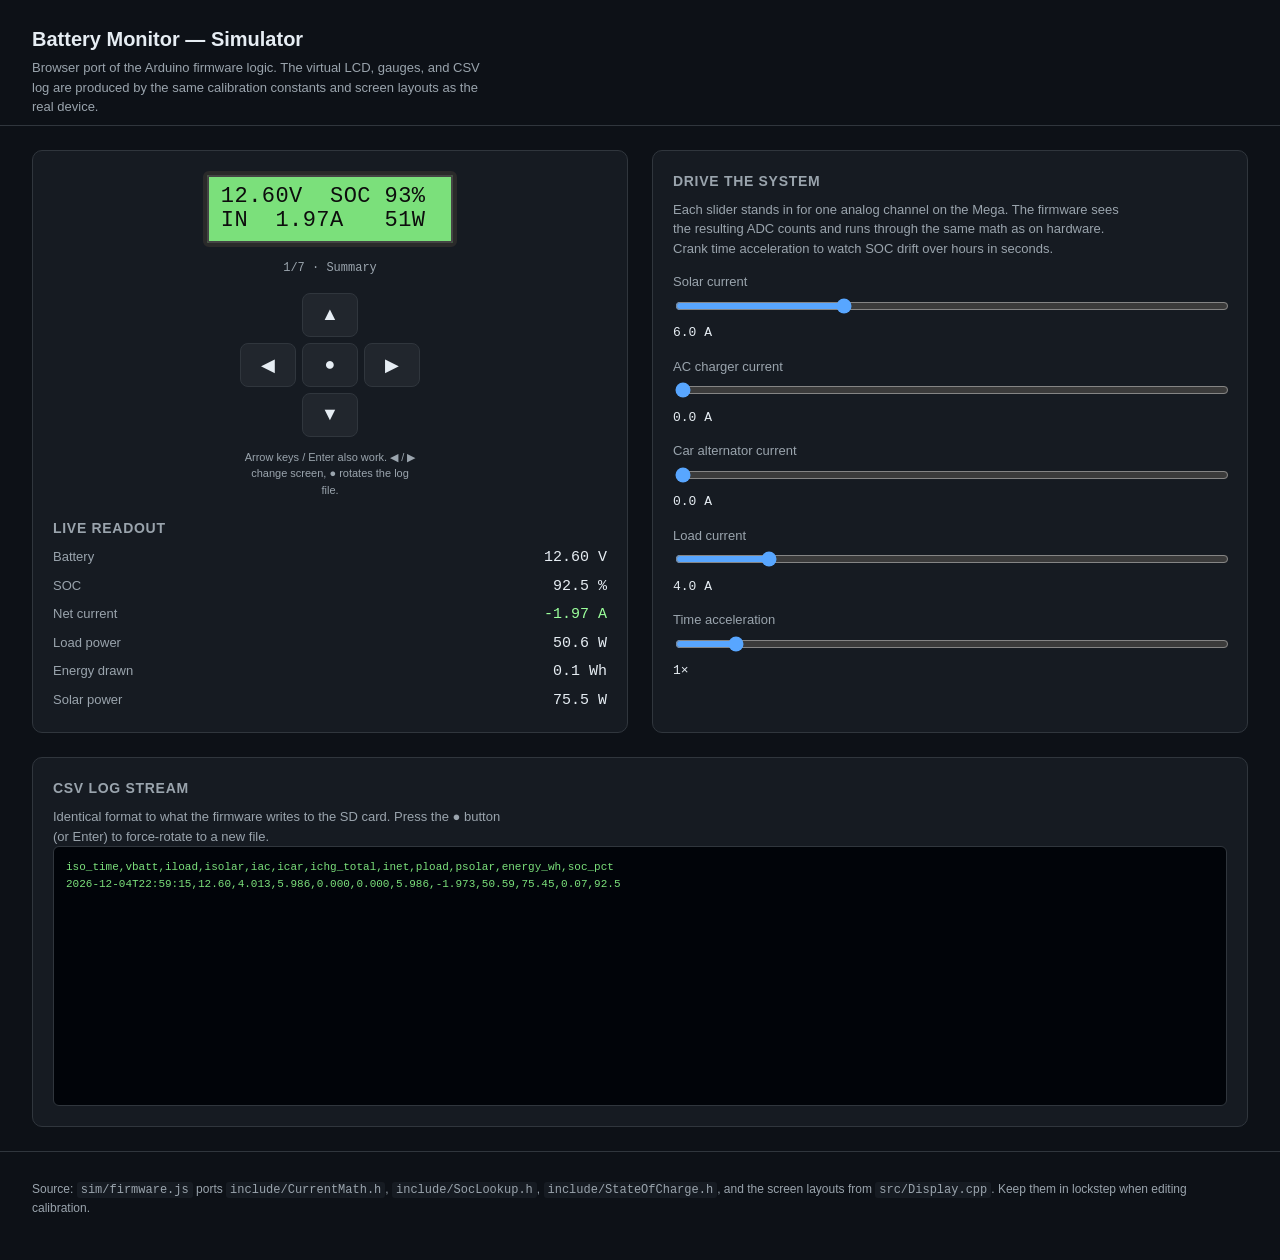
<file: sim/index.html>
<!doctype html>
<html lang="en">
<head>
<meta charset="utf-8" />
<meta name="viewport" content="width=device-width,initial-scale=1" />
<title>Battery Monitor — Simulator</title>
<link rel="stylesheet" href="style.css" />
</head>
<body>

<header>
    <h1>Battery Monitor — Simulator</h1>
    <p class="sub">
        Browser port of the Arduino firmware logic. The virtual LCD, gauges,
        and CSV log are produced by the same calibration constants and screen
        layouts as the real device.
    </p>
</header>

<main>

<section class="device">

    <div class="shield">
        <div id="lcd">
            <pre id="lcd-top">                </pre>
            <pre id="lcd-bot">                </pre>
        </div>
        <p class="screen-name"><span id="screen-name">1/7 · Summary</span></p>

        <div class="buttons">
            <div></div>
            <button data-button="up">▲</button>
            <div></div>
            <button data-button="left">◀</button>
            <button data-button="select">●</button>
            <button data-button="right">▶</button>
            <div></div>
            <button data-button="down">▼</button>
            <div></div>
        </div>
        <p class="hint">
            Arrow keys / Enter also work. ◀ / ▶ change screen, ● rotates the log file.
        </p>
    </div>

    <div class="gauges">
        <h2>Live readout</h2>
        <dl>
            <dt>Battery</dt><dd id="gauge-v">—</dd>
            <dt>SOC</dt><dd id="gauge-soc">—</dd>
            <dt>Net current</dt><dd id="gauge-net">—</dd>
            <dt>Load power</dt><dd id="gauge-power">—</dd>
            <dt>Energy drawn</dt><dd id="gauge-energy">—</dd>
            <dt>Solar power</dt><dd id="gauge-solar">—</dd>
        </dl>
    </div>

</section>

<section class="controls">
    <h2>Drive the system</h2>
    <p class="sub">
        Each slider stands in for one analog channel on the Mega. The
        firmware sees the resulting ADC counts and runs through the same
        math as on hardware. Crank time acceleration to watch SOC drift
        over hours in seconds.
    </p>

    <div class="slider">
        <label for="slider-solar">Solar current</label>
        <input id="slider-solar" type="range" min="0" max="20" step="0.1" value="6" />
        <output id="val-solar">6.0 A</output>
    </div>

    <div class="slider">
        <label for="slider-ac">AC charger current</label>
        <input id="slider-ac" type="range" min="0" max="20" step="0.1" value="0" />
        <output id="val-ac">0.0 A</output>
    </div>

    <div class="slider">
        <label for="slider-car">Car alternator current</label>
        <input id="slider-car" type="range" min="0" max="20" step="0.1" value="0" />
        <output id="val-car">0.0 A</output>
    </div>

    <div class="slider">
        <label for="slider-draw">Load current</label>
        <input id="slider-draw" type="range" min="0" max="25" step="0.1" value="4" />
        <output id="val-draw">4.0 A</output>
    </div>

    <div class="slider">
        <label for="slider-accel">Time acceleration</label>
        <input id="slider-accel" type="range" min="1" max="600" step="1" value="60" />
        <output id="val-accel">60×</output>
    </div>
</section>

<section class="logwrap">
    <h2>CSV log stream</h2>
    <p class="sub">
        Identical format to what the firmware writes to the SD card.
        Press the ● button (or Enter) to force-rotate to a new file.
    </p>
    <pre id="log"></pre>
</section>

</main>

<footer>
    <p>
        Source: <code>sim/firmware.js</code> ports <code>include/CurrentMath.h</code>,
        <code>include/SocLookup.h</code>, <code>include/StateOfCharge.h</code>, and the
        screen layouts from <code>src/Display.cpp</code>. Keep them in lockstep when
        editing calibration.
    </p>
</footer>

<script type="module" src="sim.js"></script>
</body>
</html>
</file>
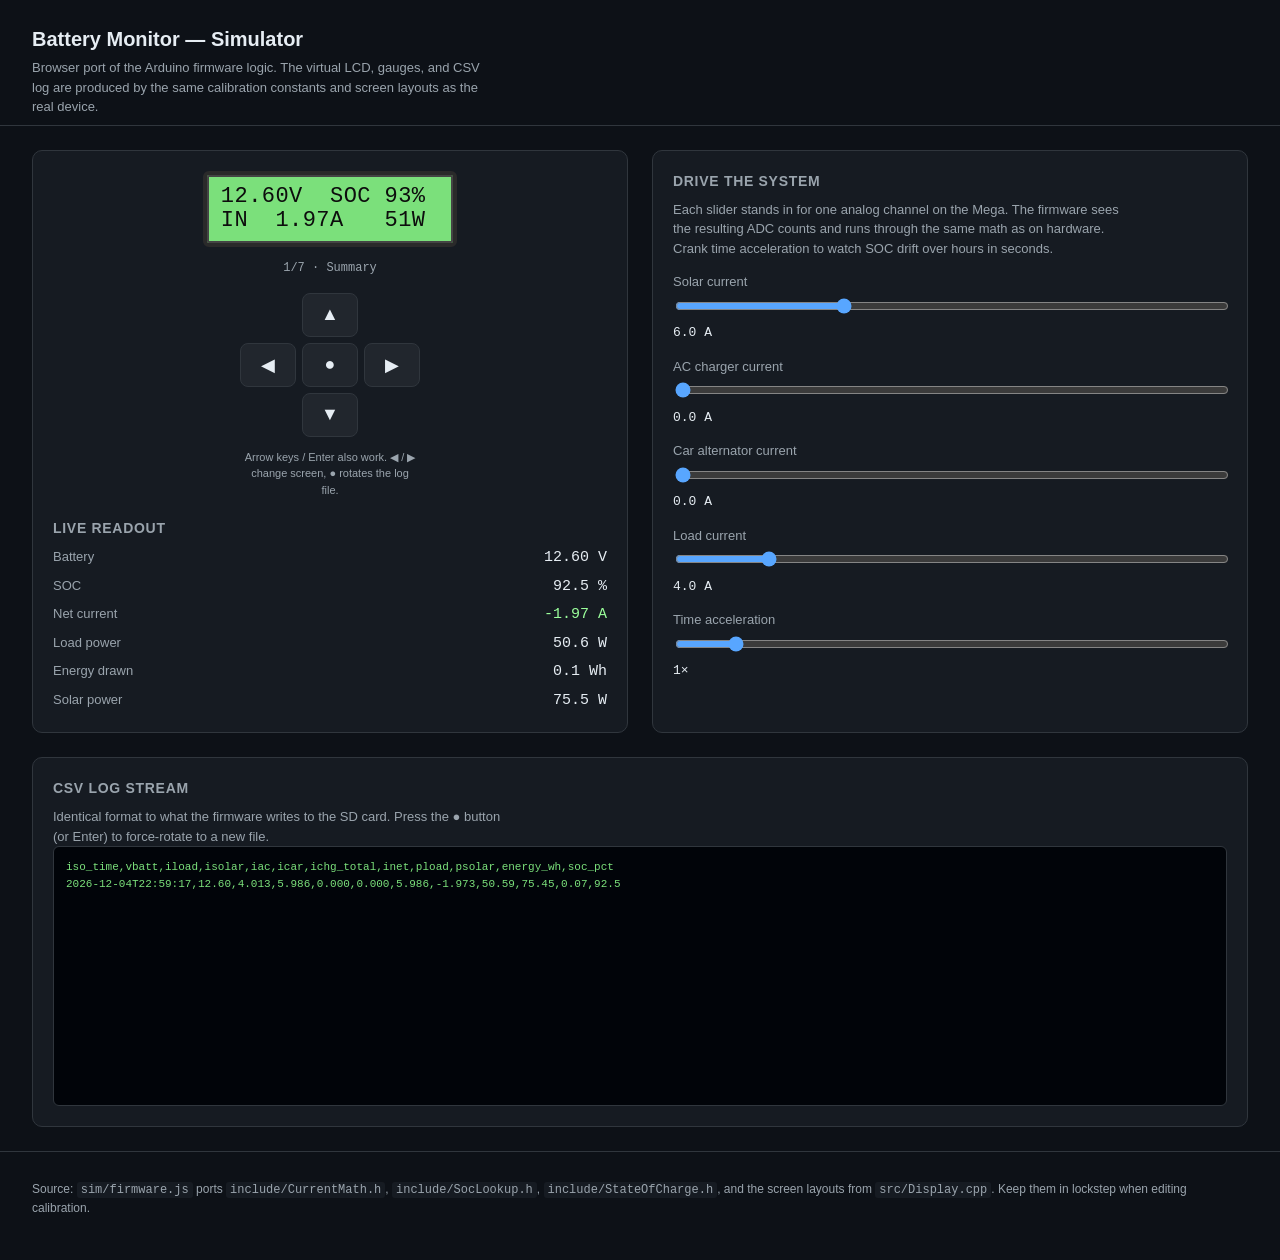
<file: sim/standalone.html>
<!doctype html>
<html lang="en">
<head>
<meta charset="utf-8" />
<meta name="viewport" content="width=device-width,initial-scale=1" />
<title>Battery Monitor — Simulator (standalone)</title>
<style>
:root {
    color-scheme: dark;
    --bg: #0d1117;
    --panel: #161b22;
    --panel-edge: #30363d;
    --ink: #e6edf3;
    --ink-dim: #9aa4ad;
    --accent: #58a6ff;
    --warn: #ffe066;
    --bad: #ff7373;
    --good: #7be07b;
}

* { box-sizing: border-box; }

html, body {
    margin: 0;
    padding: 0;
    background: var(--bg);
    color: var(--ink);
    font: 15px/1.5 -apple-system, BlinkMacSystemFont, "Segoe UI", Roboto,
                  Helvetica, Arial, sans-serif;
}

header {
    padding: 24px 32px 8px;
    border-bottom: 1px solid var(--panel-edge);
}
header h1 {
    margin: 0 0 4px;
    font-size: 20px;
    font-weight: 600;
}
.sub {
    margin: 0;
    color: var(--ink-dim);
    font-size: 13px;
    max-width: 64ch;
}

main {
    display: grid;
    grid-template-columns: minmax(360px, 1fr) minmax(280px, 1fr);
    grid-template-areas:
        "device controls"
        "log    log";
    gap: 24px;
    padding: 24px 32px;
}
.device   { grid-area: device; }
.controls { grid-area: controls; }
.logwrap  { grid-area: log; }

section {
    background: var(--panel);
    border: 1px solid var(--panel-edge);
    border-radius: 10px;
    padding: 20px;
}
section h2 {
    margin: 0 0 8px;
    font-size: 14px;
    font-weight: 600;
    color: var(--ink-dim);
    text-transform: uppercase;
    letter-spacing: 0.05em;
}

/* ------- Device shield -------------------------------------------------- */

.shield {
    display: flex;
    flex-direction: column;
    align-items: center;
    gap: 12px;
}

#lcd {
    background: #f4f4f4;
    color: #0d0d0d;
    border: 4px solid #2a2a2a;
    border-radius: 6px;
    padding: 10px 14px;
    font-family: "JetBrains Mono", "Menlo", "Courier New", monospace;
    font-size: 22px;
    line-height: 1.1;
    letter-spacing: 0.02em;
    box-shadow: 0 0 0 2px #444 inset;
    transition: background-color 0.3s ease;
}
#lcd pre {
    margin: 0;
    white-space: pre;
}

.screen-name {
    margin: 0;
    color: var(--ink-dim);
    font-size: 12px;
    font-family: monospace;
}

.buttons {
    display: grid;
    grid-template-columns: repeat(3, 56px);
    gap: 6px;
    margin-top: 4px;
}
.buttons button {
    width: 56px;
    height: 44px;
    border-radius: 8px;
    border: 1px solid var(--panel-edge);
    background: #21262d;
    color: var(--ink);
    font-size: 18px;
    cursor: pointer;
    transition: background-color 0.1s;
}
.buttons button:hover { background: #2d333b; }
.buttons button:active { background: var(--accent); color: #0d1117; }

.hint {
    margin: 0;
    font-size: 11px;
    color: var(--ink-dim);
    text-align: center;
    max-width: 28ch;
}

/* ------- Gauges --------------------------------------------------------- */

.gauges {
    margin-top: 20px;
}
.gauges dl {
    display: grid;
    grid-template-columns: 1fr auto;
    gap: 6px 16px;
    margin: 0;
    font-variant-numeric: tabular-nums;
}
.gauges dt {
    color: var(--ink-dim);
    font-size: 13px;
}
.gauges dd {
    margin: 0;
    font-family: "JetBrains Mono", monospace;
    font-size: 15px;
    text-align: right;
}

/* ------- Controls ------------------------------------------------------- */

.slider {
    margin: 14px 0;
}
.slider label {
    display: block;
    font-size: 13px;
    color: var(--ink-dim);
    margin-bottom: 4px;
}
.slider input[type=range] {
    width: 100%;
    accent-color: var(--accent);
}
.slider output {
    display: inline-block;
    font-family: "JetBrains Mono", monospace;
    font-size: 13px;
    color: var(--ink);
    margin-top: 2px;
}

/* ------- Log ------------------------------------------------------------ */

#log {
    background: #010409;
    border: 1px solid var(--panel-edge);
    border-radius: 6px;
    padding: 12px;
    margin: 0;
    height: 260px;
    overflow-y: auto;
    font-family: "JetBrains Mono", "Menlo", monospace;
    font-size: 11px;
    color: var(--good);
    white-space: pre;
}

/* ------- Footer --------------------------------------------------------- */

footer {
    padding: 16px 32px 32px;
    color: var(--ink-dim);
    font-size: 12px;
    border-top: 1px solid var(--panel-edge);
}
footer code {
    background: #161b22;
    padding: 1px 4px;
    border-radius: 3px;
}

@media (max-width: 880px) {
    main {
        grid-template-columns: 1fr;
        grid-template-areas:
            "device"
            "controls"
            "log";
    }
}

</style>
</head>
<body>

<header>
    <h1>Battery Monitor — Simulator</h1>
    <p class="sub">
        Browser port of the Arduino firmware logic. The virtual LCD, gauges,
        and CSV log are produced by the same calibration constants and screen
        layouts as the real device.
    </p>
</header>

<main>

<section class="device">

    <div class="shield">
        <div id="lcd">
            <pre id="lcd-top">                </pre>
            <pre id="lcd-bot">                </pre>
        </div>
        <p class="screen-name"><span id="screen-name">1/7 · Summary</span></p>

        <div class="buttons">
            <div></div>
            <button data-button="up">▲</button>
            <div></div>
            <button data-button="left">◀</button>
            <button data-button="select">●</button>
            <button data-button="right">▶</button>
            <div></div>
            <button data-button="down">▼</button>
            <div></div>
        </div>
        <p class="hint">
            Arrow keys / Enter also work. ◀ / ▶ change screen, ● rotates the log file.
        </p>
    </div>

    <div class="gauges">
        <h2>Live readout</h2>
        <dl>
            <dt>Battery</dt><dd id="gauge-v">—</dd>
            <dt>SOC</dt><dd id="gauge-soc">—</dd>
            <dt>Net current</dt><dd id="gauge-net">—</dd>
            <dt>Load power</dt><dd id="gauge-power">—</dd>
            <dt>Energy drawn</dt><dd id="gauge-energy">—</dd>
            <dt>Solar power</dt><dd id="gauge-solar">—</dd>
        </dl>
    </div>

</section>

<section class="controls">
    <h2>Drive the system</h2>
    <p class="sub">
        Each slider stands in for one analog channel on the Mega. The
        firmware sees the resulting ADC counts and runs through the same
        math as on hardware. Crank time acceleration to watch SOC drift
        over hours in seconds.
    </p>

    <div class="slider">
        <label for="slider-solar">Solar current</label>
        <input id="slider-solar" type="range" min="0" max="20" step="0.1" value="6" />
        <output id="val-solar">6.0 A</output>
    </div>

    <div class="slider">
        <label for="slider-ac">AC charger current</label>
        <input id="slider-ac" type="range" min="0" max="20" step="0.1" value="0" />
        <output id="val-ac">0.0 A</output>
    </div>

    <div class="slider">
        <label for="slider-car">Car alternator current</label>
        <input id="slider-car" type="range" min="0" max="20" step="0.1" value="0" />
        <output id="val-car">0.0 A</output>
    </div>

    <div class="slider">
        <label for="slider-draw">Load current</label>
        <input id="slider-draw" type="range" min="0" max="25" step="0.1" value="4" />
        <output id="val-draw">4.0 A</output>
    </div>

    <div class="slider">
        <label for="slider-accel">Time acceleration</label>
        <input id="slider-accel" type="range" min="1" max="600" step="1" value="60" />
        <output id="val-accel">60×</output>
    </div>
</section>

<section class="logwrap">
    <h2>CSV log stream</h2>
    <p class="sub">
        Identical format to what the firmware writes to the SD card.
        Press the ● button (or Enter) to force-rotate to a new file.
    </p>
    <pre id="log"></pre>
</section>

</main>

<footer>
    <p>
        Source: <code>sim/firmware.js</code> ports <code>include/CurrentMath.h</code>,
        <code>include/SocLookup.h</code>, <code>include/StateOfCharge.h</code>, and the
        screen layouts from <code>src/Display.cpp</code>. Keep them in lockstep when
        editing calibration.
    </p>
</footer>

<script>
// Browser port of the firmware's pure-math layer.
//
// Mirrors include/Config.h, include/CurrentMath.h, include/SocLookup.h,
// include/StateOfCharge.h, include/EnergyAccumulator.h, and the screen
// layouts in src/Display.cpp. Keep this file in lockstep with those headers
// when changing calibration constants or display formats.
//
// The simulator drives this module the same way main.cpp drives the firmware:
//   - takeSample() every kMeasurementPeriodMs ms
//   - renderScreen() every kDisplayPeriodMs ms
// Buttons are injected through pressButton().

const Config = {
    cal: {
        acs712VoltsPerAmp: 0.066,
        adcMidpointMv: 1650.0,
        adcMaxCount: 1023,
        batteryDividerVmax: 15.88,
        solarOffsetA: 0.05,
        acOffsetA: 0.00,
        carOffsetA: 0.24,
        drawOffsetA: 0.03,
        currentNoiseFloorA: 0.18,
        relaySettleMs: 200,
        relayReleaseMs: 100,
    },
    battery: {
        capacityAh: 100.0,
        voltageFull: 13.5,
        voltageNominal: 12.6,
        voltageLowAlarm: 11.8,
        voltageCritical: 11.0,
    },
    timing: {
        measurementPeriodMs: 5000,
        displayPeriodMs: 53,
        buttonDebounceMs: 40,
        get measurementWindowSec() {
            return (this.measurementPeriodMs + Config.cal.relaySettleMs +
                    Config.cal.relayReleaseMs) / 1000;
        },
    },
    logger: {
        maxLogBytes: 512 * 1024,
    },
    ui: {
        backlightOff: 'off',
        backlightCharging: 'green',
        backlightIdle: 'blue',
        backlightDischarging: 'white',
        backlightWarning: 'yellow',
        backlightCritical: 'red',
    },
};

// ---------------------------------------------------------------------------
// Pure math
// ---------------------------------------------------------------------------

const mapLinear = (x, inLo, inHi, outLo, outHi) =>
    (x - inLo) * (outHi - outLo) / (inHi - inLo) + outLo;

function adcToCurrent(adcValue, offset) {
    const { acs712VoltsPerAmp, adcMidpointMv, adcMaxCount, currentNoiseFloorA } = Config.cal;
    const mv = mapLinear(adcValue, 0, adcMaxCount, -adcMidpointMv, adcMidpointMv);
    const amps = (mv / acs712VoltsPerAmp) / 1000.0;
    const corrected = amps + offset;
    if (Math.abs(corrected) <= currentNoiseFloorA) return 0.0;
    return corrected;
}

function adcToBatteryVolts(adcValue) {
    return mapLinear(adcValue, 0, Config.cal.adcMaxCount, 0,
                     Config.cal.batteryDividerVmax);
}

const SOC_CURVE = [
    [10.50,   0],
    [11.31,  10],
    [11.58,  20],
    [11.75,  30],
    [11.90,  40],
    [12.06,  50],
    [12.20,  60],
    [12.32,  70],
    [12.42,  80],
    [12.50,  90],
    [12.70, 100],
];

function voltageToSoc(volts) {
    if (volts <= SOC_CURVE[0][0]) return 0;
    if (volts >= SOC_CURVE[SOC_CURVE.length - 1][0]) return 100;
    for (let i = 1; i < SOC_CURVE.length; i++) {
        if (volts <= SOC_CURVE[i][0]) {
            const [vLo, sLo] = SOC_CURVE[i - 1];
            const [vHi, sHi] = SOC_CURVE[i];
            const t = (volts - vLo) / (vHi - vLo);
            return sLo + t * (sHi - sLo);
        }
    }
    return 100;
}

// ---------------------------------------------------------------------------
// Stateful components (mirrors of StateOfCharge.h / EnergyAccumulator.h /
// RingBuffer.h)
// ---------------------------------------------------------------------------

class StateOfCharge {
    constructor(capacityAh = Config.battery.capacityAh) {
        this.capacityAh = capacityAh;
        this.socPct = 50;
        this.reanchorAccumSec = 0;
    }
    seedFromVoltage(v) { this.socPct = voltageToSoc(v); }
    update(netCurrentA, dtSec) {
        const deltaAh = (netCurrentA * dtSec) / 3600;
        const deltaPct = (deltaAh / this.capacityAh) * 100;
        this.socPct -= deltaPct;
        this.socPct = Math.max(0, Math.min(100, this.socPct));
    }
    maybeReanchor(volts, netCurrentA, dtSec) {
        if (volts >= Config.battery.voltageFull && Math.abs(netCurrentA) < 0.5) {
            this.reanchorAccumSec += dtSec;
            if (this.reanchorAccumSec >= 300) {
                this.socPct = 100;
                this.reanchorAccumSec = 0;
            }
        } else {
            this.reanchorAccumSec = 0;
        }
    }
}

class EnergyAccumulator {
    constructor() { this.wh = 0; }
    accumulate(watts, dtSec) { this.wh += (watts * dtSec) / 3600; }
}

class RingBuffer {
    constructor(n) { this.n = n; this.data = []; }
    push(v) {
        this.data.push(v);
        if (this.data.length > this.n) this.data.shift();
    }
    min() { return this.data.length ? Math.min(...this.data) : 0; }
    max() { return this.data.length ? Math.max(...this.data) : 0; }
    mean() {
        if (!this.data.length) return 0;
        return this.data.reduce((a, b) => a + b, 0) / this.data.length;
    }
}

// ---------------------------------------------------------------------------
// Sampler — reads the simulated ADC values supplied by the simulator and
// produces a Sample identical to what the firmware would produce.
// ---------------------------------------------------------------------------

function takeSample(adc, soc, drawEnergy, solarEnergy) {
    const { cal, timing } = Config;
    const volts = adcToBatteryVolts(adc.battery);
    const solarA = -adcToCurrent(adc.solar, cal.solarOffsetA);
    const acA    = -adcToCurrent(adc.ac,    cal.acOffsetA);
    const carA   = -adcToCurrent(adc.car,   cal.carOffsetA);
    const drawA  =  adcToCurrent(adc.draw,  cal.drawOffsetA);
    const chargeA = solarA + acA + carA;
    const netA = drawA - chargeA;

    const drawW = volts * drawA;
    const solarW = volts * solarA;

    soc.update(netA, timing.measurementWindowSec);
    soc.maybeReanchor(volts, netA, timing.measurementWindowSec);
    drawEnergy.accumulate(drawW, timing.measurementWindowSec);
    solarEnergy.accumulate(solarW, timing.measurementWindowSec);

    return {
        batteryVolts: volts,
        drawA, solarA, acA, carA,
        chargeA, netA,
        drawW, solarW,
        energyWh: drawEnergy.wh,
        solarEnergyWh: solarEnergy.wh,
        socPct: soc.socPct,
    };
}

// ---------------------------------------------------------------------------
// Backlight state machine (mirrors Display::updateBacklight)
// ---------------------------------------------------------------------------

function backlightFor(sample) {
    const { battery, ui } = Config;
    if (sample.batteryVolts <= battery.voltageCritical) return ui.backlightCritical;
    if (sample.batteryVolts <= battery.voltageLowAlarm) return ui.backlightWarning;
    if (sample.chargeA > 0.5) return ui.backlightCharging;
    if (sample.drawA  > 0.5) return ui.backlightDischarging;
    return ui.backlightIdle;
}

// ---------------------------------------------------------------------------
// Screen renderer — mirrors Display::render*() in src/Display.cpp.
// Each function returns { top, bottom } strings padded to 16 chars.
// ---------------------------------------------------------------------------

const pad16 = (s) => s.length >= 16 ? s.slice(0, 16) : s + ' '.repeat(16 - s.length);

function fmt(num, width, prec) {
    const s = num.toFixed(prec);
    return s.length >= width ? s : ' '.repeat(width - s.length) + s;
}

const SCREENS = [
    {
        name: 'Summary',
        render: (s) => {
            const top = `${fmt(s.batteryVolts, 5, 2)}V  SOC${fmt(s.socPct, 3, 0)}%`;
            const dir = s.netA >= 0 ? 'OUT' : 'IN ';
            const mag = Math.abs(s.netA);
            const bot = `${dir}${fmt(mag, 5, 2)}A ${fmt(s.drawW, 4, 0)}W`;
            return { top: pad16(top), bottom: pad16(bot) };
        }
    },
    {
        name: 'Currents',
        render: (s) => ({
            top: pad16(`Sol${fmt(s.solarA, 5, 2)} Car${fmt(s.carA, 5, 2)}`),
            bottom: pad16(`AC ${fmt(s.acA, 5, 2)} Ld ${fmt(s.drawA, 5, 2)}`),
        })
    },
    {
        name: 'Power',
        render: (s) => ({
            top: pad16(`Load    ${fmt(s.drawW, 6, 1)}W`),
            bottom: pad16(`Solar   ${fmt(s.solarW, 6, 1)}W`),
        })
    },
    {
        name: 'Energy',
        render: (s) => ({
            top: pad16(`Drawn  ${fmt(s.energyWh, 7, 1)}Wh`),
            bottom: pad16(`SOC      ${fmt(s.socPct, 5, 1)}%`),
        })
    },
    {
        name: 'Min/Max V',
        render: (s, ctx) => ({
            top: pad16(`Vmin ${fmt(ctx.history.min(), 5, 2)}V`),
            bottom: pad16(`Vmax ${fmt(ctx.history.max(), 5, 2)}V`),
        })
    },
    {
        name: 'Logger',
        render: (s, ctx) => ({
            top: pad16(`Log ${ctx.logName}`),
            bottom: pad16(`${ctx.logBytes.toString().padStart(6)} bytes`),
        })
    },
    {
        name: 'About',
        render: (s, ctx) => {
            const up = ctx.uptimeSec;
            const d = Math.floor(up / 86400);
            const h = Math.floor(up / 3600) % 24;
            const m = Math.floor(up / 60) % 60;
            return {
                top: pad16(`fw ${ctx.fwVersion}`),
                bottom: pad16(`up ${d}d${String(h).padStart(2,'0')}h${String(m).padStart(2,'0')}m`),
            };
        }
    },
];

// CSV log row — matches Logger::record() format in src/Logger.cpp.
function csvRow(timestampIso, s) {
    return [
        timestampIso,
        s.batteryVolts.toFixed(2),
        s.drawA.toFixed(3),
        s.solarA.toFixed(3),
        s.acA.toFixed(3),
        s.carA.toFixed(3),
        s.chargeA.toFixed(3),
        s.netA.toFixed(3),
        s.drawW.toFixed(2),
        s.solarW.toFixed(2),
        s.energyWh.toFixed(2),
        s.socPct.toFixed(1),
    ].join(',');
}

const CSV_HEADER =
    'iso_time,vbatt,iload,isolar,iac,icar,ichg_total,inet,pload,psolar,energy_wh,soc_pct';


// === sim.js ===

// Simulator engine. Owns:
//   - a simple battery + sources model that produces realistic ADC counts
//     based on user-controlled sliders
//   - the firmware state (StateOfCharge, EnergyAccumulator, screen index)
//   - timers that mirror the firmware schedule
//   - DOM bindings for the virtual LCD, gauges, buttons, and log stream
// (inlined from firmware.js above)
// ---------------------------------------------------------------------------
// Battery + source model
// ---------------------------------------------------------------------------
//
// We model the bank as a coulomb-counted reservoir with a linear OCV ↔ SOC
// relationship between 11.0 V and 13.5 V plus a small "loaded sag" effect:
// voltage drops when load > charge, rises when charging.

const Model = {
    capacityAh: Config.battery.capacityAh,
    socPct: 70.0,                  // start at 70%
    drawA: 0,
    solarA: 0,
    acA: 0,
    carA: 0,

    voltsAtRest() {
        const t = Math.max(0, Math.min(1, this.socPct / 100));
        // OCV roughly 11.5 V empty → 13.0 V full.
        return 11.5 + 1.5 * t;
    },

    voltsUnderLoad() {
        const v0 = this.voltsAtRest();
        const net = this.drawA - (this.solarA + this.acA + this.carA);
        // ~30 mΩ internal — tweak to taste.
        return Math.max(9.0, Math.min(14.6, v0 - net * 0.030));
    },

    step(dtSec) {
        const net = this.drawA - (this.solarA + this.acA + this.carA);
        const deltaAh = (net * dtSec) / 3600;
        this.socPct = Math.max(0, Math.min(100,
            this.socPct - (deltaAh / this.capacityAh) * 100));
    },
};

// ---------------------------------------------------------------------------
// Build ADC counts that the firmware would see, given the model's currents.
// Inverse of CurrentMath.h: amps → ADC count via the same map.
// ---------------------------------------------------------------------------
function ampsToAdc(amps, offset) {
    // Reverse adcToCurrent so the simulated front-end produces a reading the
    // firmware will decode back to (approximately) the input current.
    const corrected = amps - offset;
    const mv = corrected * 1000 * Config.cal.acs712VoltsPerAmp;
    // Inverse of mapLinear(adc, 0,1023, -1650,+1650):
    const adc = Math.round(
        ((mv + Config.cal.adcMidpointMv) / (2 * Config.cal.adcMidpointMv)) *
        Config.cal.adcMaxCount
    );
    return Math.max(0, Math.min(Config.cal.adcMaxCount, adc));
}

function voltsToAdc(volts) {
    const adc = Math.round((volts / Config.cal.batteryDividerVmax) *
                           Config.cal.adcMaxCount);
    return Math.max(0, Math.min(Config.cal.adcMaxCount, adc));
}

// ---------------------------------------------------------------------------
// Firmware state — mirrors what setup() creates in main.cpp.
// ---------------------------------------------------------------------------
const soc = new StateOfCharge();
const drawEnergy = new EnergyAccumulator();
const solarEnergy = new EnergyAccumulator();
const voltageHistory = new RingBuffer(60);

// Seed SOC from initial model voltage (mirrors main.cpp::setup()).
soc.seedFromVoltage(Model.voltsAtRest());

let screen = 0;
let lastSample = null;
let lastButtonTs = 0;
let bootMs = performance.now();
let logBytes = 0;
let logName = '00000000.CSV';
let timeAccel = 1;

// ---------------------------------------------------------------------------
// DOM
// ---------------------------------------------------------------------------
const $ = (s) => document.querySelector(s);

const els = {
    lcdTop: $('#lcd-top'),
    lcdBot: $('#lcd-bot'),
    lcd: $('#lcd'),
    screenName: $('#screen-name'),
    log: $('#log'),

    sliderSolar: $('#slider-solar'),
    sliderAc: $('#slider-ac'),
    sliderCar: $('#slider-car'),
    sliderDraw: $('#slider-draw'),
    sliderAccel: $('#slider-accel'),

    valSolar: $('#val-solar'),
    valAc: $('#val-ac'),
    valCar: $('#val-car'),
    valDraw: $('#val-draw'),
    valAccel: $('#val-accel'),

    gaugeV: $('#gauge-v'),
    gaugeSoc: $('#gauge-soc'),
    gaugeNet: $('#gauge-net'),
    gaugePower: $('#gauge-power'),
    gaugeEnergy: $('#gauge-energy'),
    gaugeSolar: $('#gauge-solar'),
};

// Bind sliders to model.
function bindSlider(slider, valLabel, key, unit) {
    const apply = () => {
        Model[key] = parseFloat(slider.value);
        valLabel.textContent = `${Model[key].toFixed(1)} ${unit}`;
    };
    slider.addEventListener('input', apply);
    apply();
}
bindSlider(els.sliderSolar, els.valSolar, 'solarA', 'A');
bindSlider(els.sliderAc, els.valAc, 'acA', 'A');
bindSlider(els.sliderCar, els.valCar, 'carA', 'A');
bindSlider(els.sliderDraw, els.valDraw, 'drawA', 'A');

els.sliderAccel.addEventListener('input', () => {
    timeAccel = parseFloat(els.sliderAccel.value);
    els.valAccel.textContent = `${timeAccel.toFixed(0)}×`;
});
els.valAccel.textContent = `${timeAccel.toFixed(0)}×`;

// Buttons.
document.querySelectorAll('[data-button]').forEach(btn => {
    btn.addEventListener('click', () => pressButton(btn.dataset.button));
});

document.addEventListener('keydown', (e) => {
    const map = { ArrowLeft: 'left', ArrowRight: 'right',
                  ArrowUp: 'up', ArrowDown: 'down', Enter: 'select' };
    const b = map[e.key];
    if (b) { pressButton(b); e.preventDefault(); }
});

function pressButton(b) {
    const t = performance.now();
    if (t - lastButtonTs < Config.timing.buttonDebounceMs) return;
    lastButtonTs = t;
    if (b === 'left')  screen = (screen + SCREENS.length - 1) % SCREENS.length;
    if (b === 'right') screen = (screen + 1) % SCREENS.length;
    if (b === 'select') {
        // Force a log rotation, mirroring a planned firmware menu action.
        logName = nowFileName();
        logBytes = 0;
        appendLog(`-- rotated to ${logName} --`);
    }
}

// ---------------------------------------------------------------------------
// CSV log buffer in the right panel
// ---------------------------------------------------------------------------
function appendLog(line) {
    els.log.textContent += line + '\n';
    els.log.scrollTop = els.log.scrollHeight;
    // Bound the buffer so the page stays responsive.
    if (els.log.textContent.length > 64 * 1024) {
        els.log.textContent = els.log.textContent.slice(-32 * 1024);
    }
}
appendLog(CSV_HEADER);

function nowFileName() {
    const d = new Date();
    const pad = (n) => String(n).padStart(2, '0');
    return `${pad(d.getFullYear() % 100)}${pad(d.getMonth()+1)}${pad(d.getDate())}${pad(d.getHours())}.CSV`;
}
logName = nowFileName();

// ---------------------------------------------------------------------------
// Backlight colour application
// ---------------------------------------------------------------------------
function applyBacklight(colour) {
    const map = {
        green:  '#7be07b',
        blue:   '#7ec8ff',
        yellow: '#ffe066',
        red:    '#ff7373',
        white:  '#f4f4f4',
        off:    '#1a1a1a',
    };
    els.lcd.style.backgroundColor = map[colour] || map.white;
}

// ---------------------------------------------------------------------------
// Gauge formatters
// ---------------------------------------------------------------------------
function updateGauges(s) {
    els.gaugeV.textContent      = `${s.batteryVolts.toFixed(2)} V`;
    els.gaugeSoc.textContent    = `${s.socPct.toFixed(1)} %`;
    els.gaugeNet.textContent    = `${s.netA >= 0 ? '+' : ''}${s.netA.toFixed(2)} A`;
    els.gaugeNet.style.color    = s.netA >= 0 ? '#ff9b9b' : '#9bff9b';
    els.gaugePower.textContent  = `${s.drawW.toFixed(1)} W`;
    els.gaugeEnergy.textContent = `${s.energyWh.toFixed(1)} Wh`;
    els.gaugeSolar.textContent  = `${s.solarW.toFixed(1)} W`;
}

// ---------------------------------------------------------------------------
// Main loops
// ---------------------------------------------------------------------------
const FW_VERSION = '0.2.0';

function runSample() {
    const dt = Config.timing.measurementPeriodMs / 1000 * timeAccel;
    Model.step(dt);

    const adc = {
        battery: voltsToAdc(Model.voltsUnderLoad()),
        solar:   ampsToAdc(-Model.solarA, Config.cal.solarOffsetA),
        ac:      ampsToAdc(-Model.acA,    Config.cal.acOffsetA),
        car:     ampsToAdc(-Model.carA,   Config.cal.carOffsetA),
        draw:    ampsToAdc( Model.drawA,  Config.cal.drawOffsetA),
    };

    lastSample = takeSample(adc, soc, drawEnergy, solarEnergy);
    voltageHistory.push(lastSample.batteryVolts);
    updateGauges(lastSample);

    const ts = new Date().toISOString().slice(0, 19);
    const row = csvRow(ts, lastSample);
    appendLog(row);
    logBytes += row.length + 1;
    if (logBytes >= Config.logger.maxLogBytes) {
        logName = nowFileName();
        logBytes = 0;
        appendLog(`-- rotated to ${logName} --`);
    }
}

function runDisplay() {
    if (!lastSample) return;
    const uptimeSec = Math.floor((performance.now() - bootMs) / 1000 * timeAccel);
    const ctx = {
        history: voltageHistory,
        logName,
        logBytes,
        uptimeSec,
        fwVersion: FW_VERSION,
    };
    const { top, bottom } = SCREENS[screen].render(lastSample, ctx);
    els.lcdTop.textContent = top;
    els.lcdBot.textContent = bottom;
    els.screenName.textContent = `${screen + 1}/${SCREENS.length} · ${SCREENS[screen].name}`;
    applyBacklight(backlightFor(lastSample));
}

// One immediate sample so the LCD doesn't show blank for 5 s.
runSample();
runDisplay();

// Two periodic timers, scaled by timeAccel.
let sampleTimer = null;
function rescheduleSampleTimer() {
    if (sampleTimer) clearInterval(sampleTimer);
    sampleTimer = setInterval(runSample,
                              Math.max(50, Config.timing.measurementPeriodMs / timeAccel));
}
rescheduleSampleTimer();
els.sliderAccel.addEventListener('input', rescheduleSampleTimer);

setInterval(runDisplay, Config.timing.displayPeriodMs);

</script>
</body>
</html>
</file>
<file: sim/style.css>
:root {
    color-scheme: dark;
    --bg: #0d1117;
    --panel: #161b22;
    --panel-edge: #30363d;
    --ink: #e6edf3;
    --ink-dim: #9aa4ad;
    --accent: #58a6ff;
    --warn: #ffe066;
    --bad: #ff7373;
    --good: #7be07b;
}

* { box-sizing: border-box; }

html, body {
    margin: 0;
    padding: 0;
    background: var(--bg);
    color: var(--ink);
    font: 15px/1.5 -apple-system, BlinkMacSystemFont, "Segoe UI", Roboto,
                  Helvetica, Arial, sans-serif;
}

header {
    padding: 24px 32px 8px;
    border-bottom: 1px solid var(--panel-edge);
}
header h1 {
    margin: 0 0 4px;
    font-size: 20px;
    font-weight: 600;
}
.sub {
    margin: 0;
    color: var(--ink-dim);
    font-size: 13px;
    max-width: 64ch;
}

main {
    display: grid;
    grid-template-columns: minmax(360px, 1fr) minmax(280px, 1fr);
    grid-template-areas:
        "device controls"
        "log    log";
    gap: 24px;
    padding: 24px 32px;
}
.device   { grid-area: device; }
.controls { grid-area: controls; }
.logwrap  { grid-area: log; }

section {
    background: var(--panel);
    border: 1px solid var(--panel-edge);
    border-radius: 10px;
    padding: 20px;
}
section h2 {
    margin: 0 0 8px;
    font-size: 14px;
    font-weight: 600;
    color: var(--ink-dim);
    text-transform: uppercase;
    letter-spacing: 0.05em;
}

/* ------- Device shield -------------------------------------------------- */

.shield {
    display: flex;
    flex-direction: column;
    align-items: center;
    gap: 12px;
}

#lcd {
    background: #f4f4f4;
    color: #0d0d0d;
    border: 4px solid #2a2a2a;
    border-radius: 6px;
    padding: 10px 14px;
    font-family: "JetBrains Mono", "Menlo", "Courier New", monospace;
    font-size: 22px;
    line-height: 1.1;
    letter-spacing: 0.02em;
    box-shadow: 0 0 0 2px #444 inset;
    transition: background-color 0.3s ease;
}
#lcd pre {
    margin: 0;
    white-space: pre;
}

.screen-name {
    margin: 0;
    color: var(--ink-dim);
    font-size: 12px;
    font-family: monospace;
}

.buttons {
    display: grid;
    grid-template-columns: repeat(3, 56px);
    gap: 6px;
    margin-top: 4px;
}
.buttons button {
    width: 56px;
    height: 44px;
    border-radius: 8px;
    border: 1px solid var(--panel-edge);
    background: #21262d;
    color: var(--ink);
    font-size: 18px;
    cursor: pointer;
    transition: background-color 0.1s;
}
.buttons button:hover { background: #2d333b; }
.buttons button:active { background: var(--accent); color: #0d1117; }

.hint {
    margin: 0;
    font-size: 11px;
    color: var(--ink-dim);
    text-align: center;
    max-width: 28ch;
}

/* ------- Gauges --------------------------------------------------------- */

.gauges {
    margin-top: 20px;
}
.gauges dl {
    display: grid;
    grid-template-columns: 1fr auto;
    gap: 6px 16px;
    margin: 0;
    font-variant-numeric: tabular-nums;
}
.gauges dt {
    color: var(--ink-dim);
    font-size: 13px;
}
.gauges dd {
    margin: 0;
    font-family: "JetBrains Mono", monospace;
    font-size: 15px;
    text-align: right;
}

/* ------- Controls ------------------------------------------------------- */

.slider {
    margin: 14px 0;
}
.slider label {
    display: block;
    font-size: 13px;
    color: var(--ink-dim);
    margin-bottom: 4px;
}
.slider input[type=range] {
    width: 100%;
    accent-color: var(--accent);
}
.slider output {
    display: inline-block;
    font-family: "JetBrains Mono", monospace;
    font-size: 13px;
    color: var(--ink);
    margin-top: 2px;
}

/* ------- Log ------------------------------------------------------------ */

#log {
    background: #010409;
    border: 1px solid var(--panel-edge);
    border-radius: 6px;
    padding: 12px;
    margin: 0;
    height: 260px;
    overflow-y: auto;
    font-family: "JetBrains Mono", "Menlo", monospace;
    font-size: 11px;
    color: var(--good);
    white-space: pre;
}

/* ------- Footer --------------------------------------------------------- */

footer {
    padding: 16px 32px 32px;
    color: var(--ink-dim);
    font-size: 12px;
    border-top: 1px solid var(--panel-edge);
}
footer code {
    background: #161b22;
    padding: 1px 4px;
    border-radius: 3px;
}

@media (max-width: 880px) {
    main {
        grid-template-columns: 1fr;
        grid-template-areas:
            "device"
            "controls"
            "log";
    }
}
</file>
